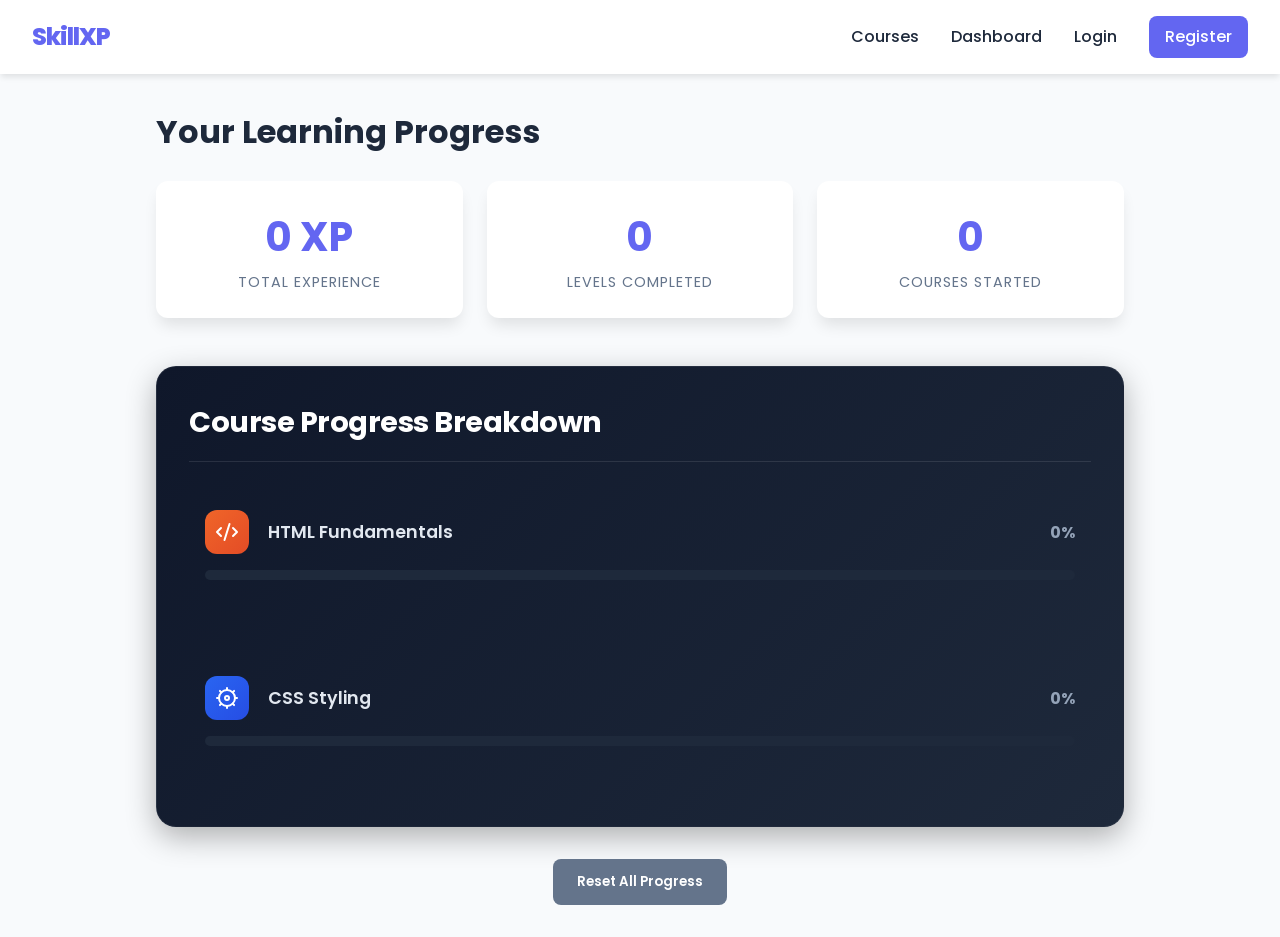
<file: dashboard.html>
<!DOCTYPE html>
<html lang="en">

<head>
    <meta charset="UTF-8">
    <meta name="viewport" content="width=device-width, initial-scale=1.0">
    <title>Dashboard | SkillXP</title>
    <link rel="stylesheet" href="style.css">
    <style>
        .stats-grid {
            display: grid;
            grid-template-columns: repeat(auto-fit, minmax(200px, 1fr));
            gap: 1.5rem;
            margin-bottom: 2rem;
        }

        .stat-card {
            background: white;
            padding: 1.5rem;
            border-radius: var(--border-radius);
            box-shadow: var(--shadow);
            text-align: center;
        }

        .stat-value {
            font-size: 2.5rem;
            font-weight: 700;
            color: var(--primary-color);
            display: block;
        }

        .stat-label {
            color: var(--text-muted);
            font-size: 0.9rem;
            text-transform: uppercase;
            letter-spacing: 1px;
        }

        .progress-section {
            margin-top: 3rem;
        }

        .progress-item {
            margin-bottom: 2rem;
        }

        .progress-header {
            display: flex;
            justify-content: space-between;
            margin-bottom: 0.5rem;
        }
    </style>
</head>

<body>
    <nav>
        <a href="index.html" class="logo">SkillXP</a>
        <div class="menu-toggle" onclick="toggleMenu()">
            <span></span>
            <span></span>
            <span></span>
        </div>
        <div class="nav-links">
            <a href="index.html">Courses</a>
            <a href="dashboard.html">Dashboard</a>
            <span class="xp-badge total-xp">0 XP</span>
        </div>
    </nav>

    <div class="container">
        <h1>Your Learning Progress</h1>

        <div class="stats-grid">
            <div class="stat-card">
                <span class="stat-value total-xp">0 XP</span>
                <span class="stat-label">Total Experience</span>
            </div>
            <div class="stat-card">
                <span id="levels-completed" class="stat-value">0</span>
                <span class="stat-label">Levels Completed</span>
            </div>
            <div class="stat-card">
                <span id="courses-started" class="stat-value">0</span>
                <span class="stat-label">Courses Started</span>
            </div>
        </div>

        <div class="progress-section-card">
            <div class="progress-section-header">
                <h2>Course Progress Breakdown</h2>
            </div>

            <div class="progress-list">
                <!-- HTML Progress Item -->
                <div class="progress-item" id="html-progress-item">
                    <div class="progress-info">
                        <div class="course-meta">
                            <div class="course-icon html-icon">
                                <svg xmlns="http://www.w3.org/2000/svg" width="24" height="24" viewBox="0 0 24 24"
                                    fill="none" stroke="currentColor" stroke-width="2" stroke-linecap="round"
                                    stroke-linejoin="round">
                                    <path d="m18 16 4-4-4-4"></path>
                                    <path d="m6 8-4 4 4 4"></path>
                                    <path d="m14.5 4-5 16"></path>
                                </svg>
                            </div>
                            <div>
                                <span class="course-name">HTML Fundamentals</span>
                                <span class="completion-badge">Completed</span>
                            </div>
                        </div>
                        <span id="html-progress-text" class="progress-percentage">0%</span>
                    </div>
                    <div class="progress-track">
                        <div id="html-progress-bar" class="progress-fill html-fill"></div>
                    </div>
                </div>

                <!-- CSS Progress Item -->
                <div class="progress-item" id="css-progress-item">
                    <div class="progress-info">
                        <div class="course-meta">
                            <div class="course-icon css-icon">
                                <svg xmlns="http://www.w3.org/2000/svg" width="24" height="24" viewBox="0 0 24 24"
                                    fill="none" stroke="currentColor" stroke-width="2" stroke-linecap="round"
                                    stroke-linejoin="round">
                                    <path d="M12 20a8 8 0 1 0 0-16 8 8 0 0 0 0 16Z"></path>
                                    <path d="M12 14a2 2 0 1 0 0-4 2 2 0 0 0 0 4Z"></path>
                                    <path d="M12 2v2"></path>
                                    <path d="M12 20v2"></path>
                                    <path d="m4.93 4.93 1.41 1.41"></path>
                                    <path d="m17.66 17.66 1.41 1.41"></path>
                                    <path d="M2 12h2"></path>
                                    <path d="M20 12h2"></path>
                                    <path d="m6.34 17.66-1.41 1.41"></path>
                                    <path d="m19.07 4.93-1.41 1.41"></path>
                                </svg>
                            </div>
                            <div>
                                <span class="course-name">CSS Styling</span>
                                <span class="completion-badge">Completed</span>
                            </div>
                        </div>
                        <span id="css-progress-text" class="progress-percentage">0%</span>
                    </div>
                    <div class="progress-track">
                        <div id="css-progress-bar" class="progress-fill css-fill"></div>
                    </div>
                </div>
            </div>
        </div>

        <div style="margin-top: 2rem; text-align: center;">
            <button class="btn" onclick="resetProgress()" style="background: var(--text-muted);">Reset All
                Progress</button>
        </div>
    </div>

    <script src="script.js"></script>
    <script>
        function updateDashboard() {
            const data = getUserData();

            // Total levels completed
            const totalLevels = data.courses.html.completedLevels.length + data.courses.css.completedLevels.length;
            document.getElementById('levels-completed').textContent = totalLevels;

            // Courses started (progress > 0)
            let started = 0;
            if (data.courses.html.progress > 0) started++;
            if (data.courses.css.progress > 0) started++;
            document.getElementById('courses-started').textContent = started;
        }

        function resetProgress() {
            if (confirm("Are you sure you want to reset all your progress? This cannot be undone!")) {
                localStorage.removeItem('skillxp_user_data');
                location.reload();
            }
        }

        document.addEventListener('DOMContentLoaded', updateDashboard);
    </script>
</body>

</html>
</file>
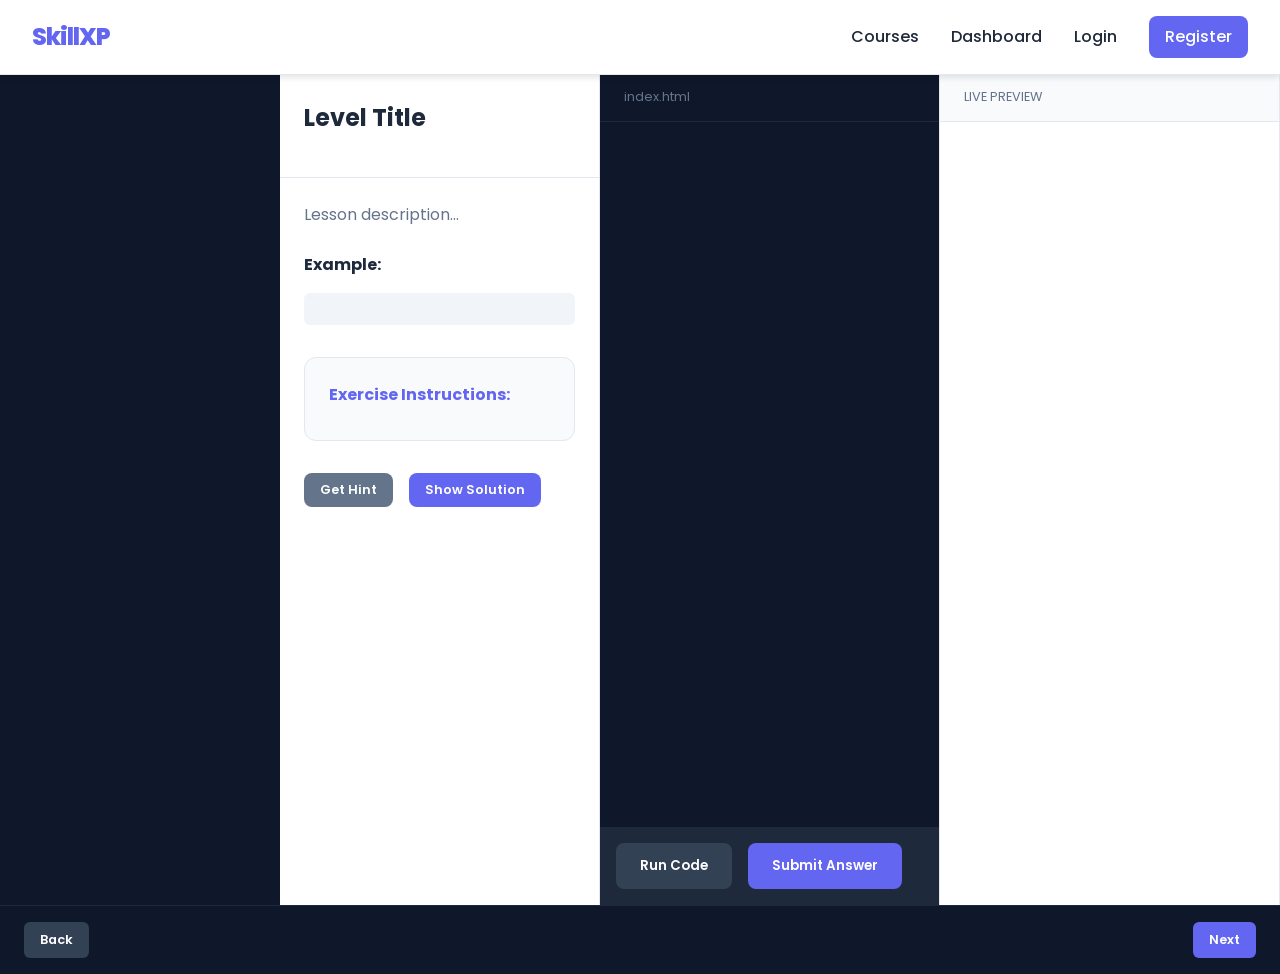
<file: exercise.html>
<!DOCTYPE html>
<html lang="en">

<head>
    <meta charset="UTF-8">
    <meta name="viewport" content="width=device-width, initial-scale=1.0">
    <title>Exercise | SkillXP</title>
    <link rel="stylesheet" href="style.css">
</head>

<body style="height: 100vh; overflow: hidden;">
    <nav style="border-bottom: 1px solid #e2e8f0;">
        <a href="index.html" class="logo">SkillXP</a>

        <!-- Mobile Tab Switcher -->
        <div class="mobile-tabs">
            <button class="tab-btn active" onclick="switchTab('learn')">Learn</button>
            <button class="tab-btn" onclick="switchTab('code')">Code</button>
            <button class="tab-btn" onclick="switchTab('output')">Output</button>
        </div>

        <div class="menu-toggle" onclick="toggleMenu()">
            <span></span>
            <span></span>
            <span></span>
        </div>
        <div class="nav-links">
            <span id="nav-course-name"
                style="margin-right: 1.5rem; color: var(--text-muted); font-size: 0.9rem;"></span>
            <a href="index.html">Courses</a>
            <a href="dashboard.html">Dashboard</a>
            <span class="xp-badge total-xp">0 XP</span>
        </div>
    </nav>

    <div class="exercise-wrapper">
        <!-- Sidebar: Level Selection -->
        <div class="exercise-sidebar" id="sidebar-levels">
            <!-- Items injected by JS -->
        </div>

        <!-- Left Panel: Lesson Info -->
        <div class="panel left-panel" id="learn-panel">
            <div class="panel-header">
                <h2 id="level-title" style="font-size: 1.5rem; font-weight: 700;">Level Title</h2>
            </div>
            <div class="panel-body">
                <div class="lesson-box">
                    <p id="lesson-desc" style="color: var(--text-muted); margin-bottom: 1.5rem;">Lesson description...
                    </p>
                    <h4 style="margin-bottom: 0.5rem;">Example:</h4>
                    <code id="code-example"
                        style="display: block; background: #f1f5f9; padding: 1rem; border-radius: 6px; font-family: monospace; white-space: pre-wrap;"></code>
                </div>
                <div class="lesson-box"
                    style="background: #f8fafc; padding: 1.5rem; border-radius: 12px; border: 1px solid #e2e8f0;">
                    <h4 style="margin-bottom: 0.5rem; color: var(--primary-color);">Exercise Instructions:</h4>
                    <p id="exercise-instr" style="font-size: 1rem;"></p>
                </div>
                <div style="display: flex; gap: 1rem; align-items: center; margin-top: 1.5rem;">
                    <button class="btn" style="background: var(--text-muted); padding: 0.5rem 1rem; font-size: 0.8rem;"
                        onclick="toggleHint()">Get Hint</button>
                    <button id="solution-btn" class="btn"
                        style="background: var(--primary-color); padding: 0.5rem 1rem; font-size: 0.8rem; color: white;"
                        onclick="toggleSolution()">Show Solution</button>
                    <!-- Start Coding button for mobile -->
                    <button class="btn primary start-coding-btn"
                        style="display: none; padding: 0.5rem 1.5rem; font-size: 0.8rem;"
                        onclick="switchTab('code')">Start coding</button>
                </div>
                <div id="hint-text"
                    style="display: none; margin-top: 1rem; padding: 1rem; background: #fef9c3; border-left: 4px solid var(--warning); border-radius: 4px; font-size: 0.9rem;">
                </div>
                <div id="solution-text"
                    style="display: none; margin-top: 1rem; padding: 1rem; background: #dcfce7; border-left: 4px solid var(--success); border-radius: 4px; font-size: 0.9rem;">
                    <h4 style="margin-bottom: 0.5rem; color: #166534;">Solution:</h4>
                    <code id="solution-code"
                        style="display: block; white-space: pre-wrap; font-family: monospace; color: #166534;"></code>
                </div>
            </div>
        </div>

        <!-- Center Panel: Editor -->
        <div class="panel center-panel" id="editor-panel">
            <div class="editor-header">index.html</div>
            <div class="editor-container" style="position: relative;">
                <textarea id="code-editor" spellcheck="false"></textarea>
                <div class="editor-footer">
                    <button id="run-btn" class="btn" style="background: #334155;">Run Code</button>
                    <button id="submit-btn" class="btn primary">Submit Answer</button>
                    <div id="feedback" style="margin-left: auto;"></div>
                </div>
            </div>
        </div>

        <!-- Right Panel: Preview -->
        <div class="panel right-panel" id="preview-panel">
            <div class="preview-header">LIVE PREVIEW</div>
            <iframe id="preview-frame" style="flex: 1;"></iframe>
        </div>
    </div>

    <!-- Global Navigation Buttons -->
    <div class="navigation-buttons">
        <a href="#" id="back-btn" class="btn-nav">Back</a>
        <a href="#" id="next-btn" class="btn-nav primary">Next</a>
    </div>

    <script src="script.js"></script>
</body>

</html>
</file>
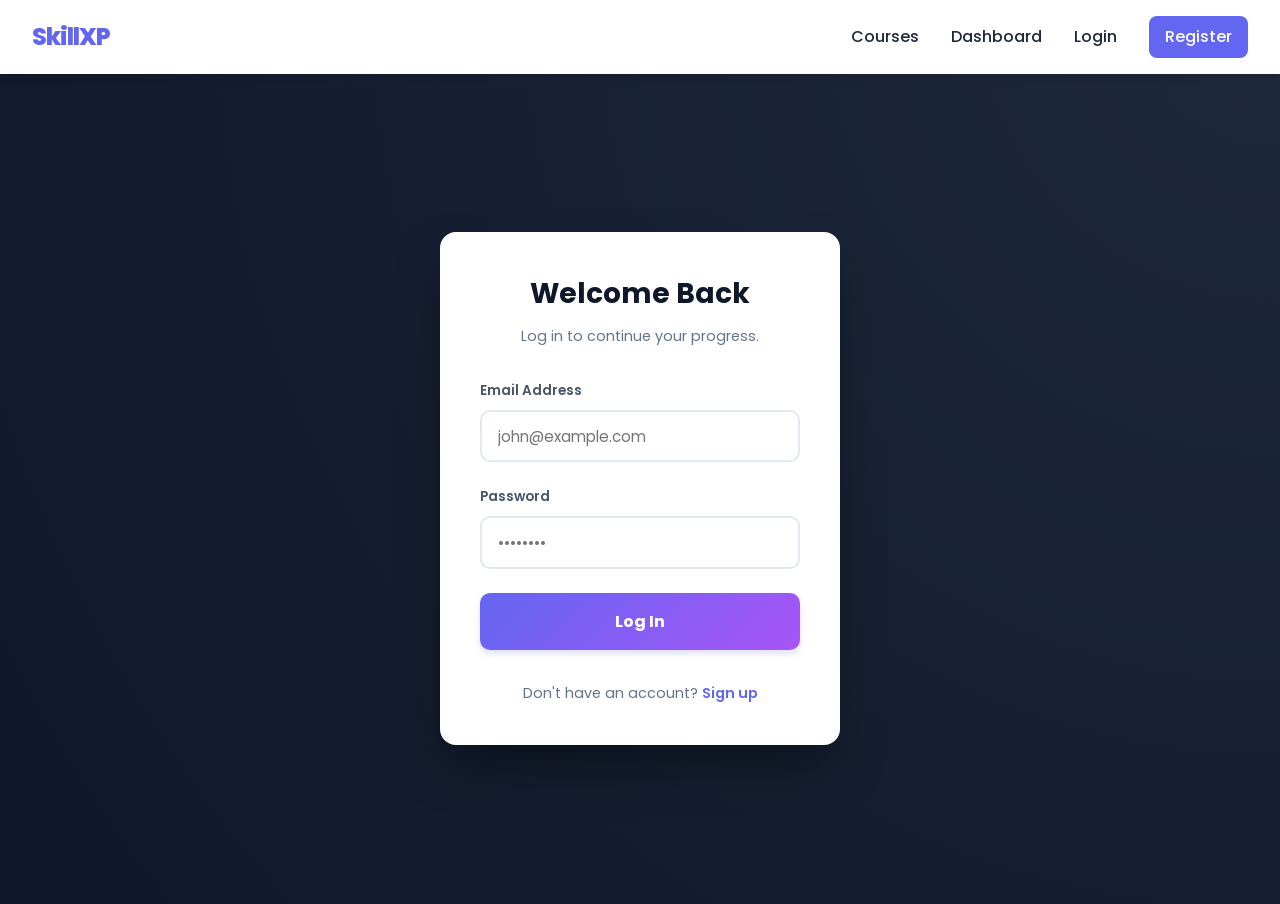
<file: login.html>
<!DOCTYPE html>
<html lang="en">

<head>
    <meta charset="UTF-8">
    <meta name="viewport" content="width=device-width, initial-scale=1.0">
    <title>Login | SkillXP</title>
    <link rel="stylesheet" href="style.css">
</head>

<body class="auth-page">
    <nav>
        <a href="index.html" class="logo">SkillXP</a>
        <div class="menu-toggle" onclick="toggleMenu()">
            <span></span>
            <span></span>
            <span></span>
        </div>
        <div class="nav-links">
            <a href="login.html">Login</a>
            <a href="signup.html" class="btn primary" style="padding: 0.5rem 1rem;">Register</a>
        </div>
    </nav>

    <div class="auth-wrapper">
        <div class="auth-card">
            <div class="auth-header">
                <h1>Welcome Back</h1>
                <p>Log in to continue your progress.</p>
            </div>

            <div id="error-box" class="error-message" style="display: none;"></div>
            <div id="success-box" class="error-message"
                style="display: none; background: #dcfce7; color: #166534; border-color: #166534;">
                Registration successful! Please log in.
            </div>

            <form class="auth-form" id="login-form">
                <div class="form-group">
                    <label for="email">Email Address</label>
                    <input type="email" id="email" placeholder="john@example.com" required>
                </div>
                <div class="form-group">
                    <label for="password">Password</label>
                    <input type="password" id="password" placeholder="••••••••" required>
                </div>
                <button type="submit" class="btn-auth">Log In</button>
            </form>

            <div class="auth-footer">
                Don't have an account? <a href="signup.html">Sign up</a>
            </div>
        </div>
    </div>

    <script src="script.js"></script>
    <script>
        // Check for success message from signup
        const urlParams = new URLSearchParams(window.location.search);
        if (urlParams.get('registered')) {
            document.getElementById('success-box').style.display = 'block';
        }

        document.getElementById('login-form').addEventListener('submit', function (e) {
            e.preventDefault();
            const email = document.getElementById('email').value;
            const password = document.getElementById('password').value;
            const errorBox = document.getElementById('error-box');

            if (loginUser(email, password)) {
                window.location.href = 'index.html';
            } else {
                errorBox.textContent = "Invalid email or password!";
                errorBox.style.display = "block";
                document.getElementById('success-box').style.display = 'none';
            }
        });
    </script>
</body>

</html>
</file>
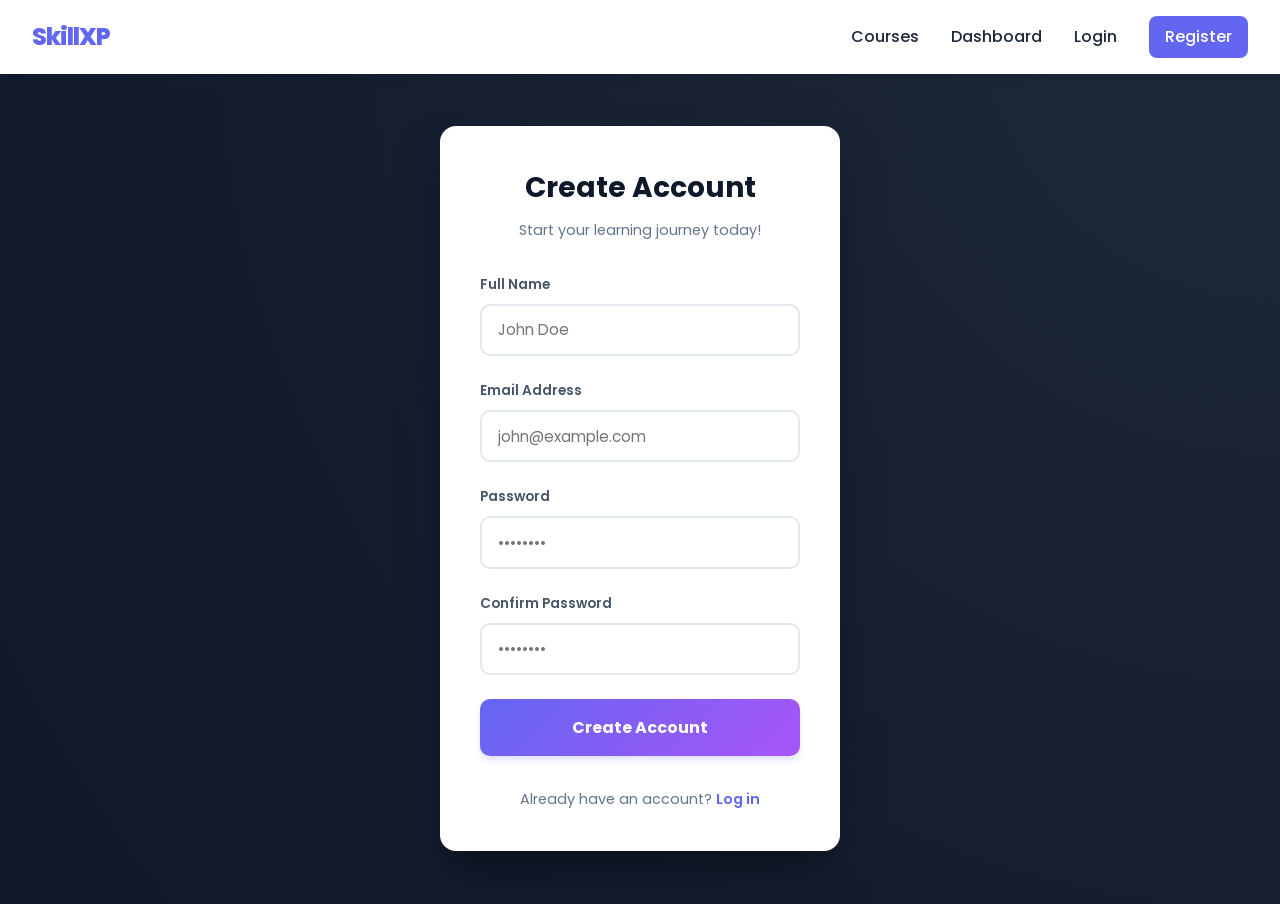
<file: signup.html>
<!DOCTYPE html>
<html lang="en">

<head>
    <meta charset="UTF-8">
    <meta name="viewport" content="width=device-width, initial-scale=1.0">
    <title>Sign Up | SkillXP</title>
    <link rel="stylesheet" href="style.css">
</head>

<body class="auth-page">
    <nav>
        <a href="index.html" class="logo">SkillXP</a>
        <div class="menu-toggle" onclick="toggleMenu()">
            <span></span>
            <span></span>
            <span></span>
        </div>
        <div class="nav-links">
            <a href="login.html">Login</a>
            <a href="signup.html" class="btn primary" style="padding: 0.5rem 1rem;">Register</a>
        </div>
    </nav>

    <div class="auth-wrapper">
        <div class="auth-card">
            <div class="auth-header">
                <h1>Create Account</h1>
                <p>Start your learning journey today!</p>
            </div>

            <div id="error-box" class="error-message" style="display: none;"></div>

            <form class="auth-form" id="signup-form">
                <div class="form-group">
                    <label for="name">Full Name</label>
                    <input type="text" id="name" placeholder="John Doe" required>
                </div>
                <div class="form-group">
                    <label for="email">Email Address</label>
                    <input type="email" id="email" placeholder="john@example.com" required>
                </div>
                <div class="form-group">
                    <label for="password">Password</label>
                    <input type="password" id="password" placeholder="••••••••" required>
                </div>
                <div class="form-group">
                    <label for="confirm-password">Confirm Password</label>
                    <input type="password" id="confirm-password" placeholder="••••••••" required>
                </div>
                <button type="submit" class="btn-auth">Create Account</button>
            </form>

            <div class="auth-footer">
                Already have an account? <a href="login.html">Log in</a>
            </div>
        </div>
    </div>

    <script src="script.js"></script>
    <script>
        // Use the function from script.js when implemented
        document.getElementById('signup-form').addEventListener('submit', function (e) {
            e.preventDefault();
            const name = document.getElementById('name').value;
            const email = document.getElementById('email').value;
            const password = document.getElementById('password').value;
            const confirmPassword = document.getElementById('confirm-password').value;
            const errorBox = document.getElementById('error-box');

            if (password !== confirmPassword) {
                errorBox.textContent = "Passwords do not match!";
                errorBox.style.display = "block";
                return;
            }

            if (registerUser(name, email, password)) {
                window.location.href = 'login.html?registered=true';
            } else {
                errorBox.textContent = "Email already registered!";
                errorBox.style.display = "block";
            }
        });
    </script>
</body>

</html>
</file>
<file: style.css>
/* SkillXP Global Styles */
@import url('https://fonts.googleapis.com/css2?family=Poppins:wght@300;400;600;700&display=swap');

:root {
    --primary-color: #6366f1;
    --primary-hover: #4f46e5;
    --bg-color: #f8fafc;
    --card-bg: #ffffff;
    --text-main: #1e293b;
    --text-muted: #64748b;
    --success: #10b981;
    --warning: #f59e0b;
    --locked: #cbd5e1;
    --danger: #ef4444;
    --border-radius: 12px;
    --shadow: 0 10px 15px -3px rgba(0, 0, 0, 0.1);
    --hero-bg: linear-gradient(rgba(15, 23, 42, 0.3), rgba(15, 23, 42, 0.5));
}

html {
    scroll-behavior: smooth;
}

* {
    margin: 0;
    padding: 0;
    box-sizing: border-box;
    font-family: 'Poppins', sans-serif;
}

body {
    background-color: var(--bg-color);
    color: var(--text-main);
    line-height: 1.6;
}

/* Nav */
nav {
    background: #fff;
    padding: 1rem 2rem;
    display: flex;
    justify-content: space-between;
    align-items: center;
    box-shadow: 0 4px 6px -1px rgba(0, 0, 0, 0.1);
    position: sticky;
    top: 0;
    z-index: 1000;
}

.menu-toggle {
    display: none;
    flex-direction: column;
    gap: 5px;
    cursor: pointer;
    z-index: 1001;
}

.menu-toggle span {
    width: 25px;
    height: 3px;
    background: var(--text-main);
    border-radius: 3px;
    transition: 0.3s;
}

/* Mobile Tabs - Hidden by default, shown on mobile */
.mobile-tabs {
    display: none;
    background: #1e293b;
    padding: 6px;
    border-radius: 12px;
    border: 1px solid #334155;
    gap: 8px;
    box-shadow: 0 4px 6px -1px rgba(0, 0, 0, 0.3);
}

.tab-btn {
    background: none;
    border: none;
    color: #94a3b8;
    padding: 8px 18px;
    font-size: 0.9rem;
    font-weight: 600;
    cursor: pointer;
    border-radius: 8px;
    transition: all 0.3s ease;
}

.tab-btn.active {
    background: #0f172a;
    color: #38bdf8;
    box-shadow: inset 0 0 10px rgba(56, 189, 248, 0.1);
    border: 1px solid rgba(56, 189, 248, 0.3);
}

.logo {
    font-size: 1.5rem;
    font-weight: 800;
    color: var(--primary-color);
    text-decoration: none;
    letter-spacing: -1px;
}

.nav-links {
    display: flex;
    align-items: center;
    gap: 2rem;
}

.nav-links a {
    margin-left: 0;
    /* Adjusted from original to fit new nav-links structure */
    text-decoration: none;
    color: var(--text-main);
    font-weight: 500;
    transition: color 0.3s;
}

.nav-links a:hover {
    color: var(--primary-color);
}

.user-profile {
    display: flex;
    align-items: center;
    gap: 0.8rem;
    padding: 0.5rem 1rem;
    background: #f1f5f9;
    border-radius: 50px;
    font-size: 0.9rem;
    font-weight: 600;
    color: var(--text-main);
}

@media (max-width: 768px) {
    .user-profile {
        flex-direction: column;
        background: transparent;
        padding: 0;
        width: 100%;
        gap: 1rem;
    }

    .user-profile span {
        color: #cbd5e1;
    }
}

.error-message {
    background: #fee2e2;
    color: var(--danger);
    padding: 0.8rem;
    border-radius: 8px;
    margin-bottom: 1.5rem;
    font-size: 0.85rem;
    border-left: 4px solid var(--danger);
}

/* --- Authentication Pages --- */
.auth-page {
    background: radial-gradient(circle at top right, #1e293b, #0f172a);
    min-height: 100vh;
}

.auth-wrapper {
    min-height: calc(100vh - 70px);
    display: flex;
    align-items: center;
    justify-content: center;
    padding: 2rem;
}

.auth-card {
    background: var(--card-bg);
    width: 100%;
    max-width: 400px;
    padding: 2.5rem;
    border-radius: 16px;
    box-shadow: 0 25px 50px -12px rgba(0, 0, 0, 0.5);
    animation: fadeInScale 0.5s ease-out;
}

@keyframes fadeInScale {
    from {
        opacity: 0;
        transform: scale(0.95);
    }

    to {
        opacity: 1;
        transform: scale(1);
    }
}

.auth-header {
    text-align: center;
    margin-bottom: 2rem;
}

.auth-header h1 {
    font-size: 1.75rem;
    font-weight: 700;
    color: #0f172a;
    margin-bottom: 0.5rem;
}

.auth-header p {
    color: var(--text-muted);
    font-size: 0.9rem;
}

.auth-form .form-group {
    margin-bottom: 1.5rem;
}

.auth-form label {
    display: block;
    margin-bottom: 0.5rem;
    font-weight: 600;
    font-size: 0.85rem;
    color: #475569;
}

.auth-form input {
    width: 100%;
    padding: 0.8rem 1rem;
    border: 2px solid #e2e8f0;
    border-radius: 10px;
    font-size: 0.95rem;
    transition: all 0.3s ease;
    outline: none;
}

.auth-form input:focus {
    border-color: var(--primary-color);
    box-shadow: 0 0 0 4px rgba(99, 102, 241, 0.1);
    transform: translateY(-1px);
}

.btn-auth {
    width: 100%;
    padding: 1rem;
    border: none;
    border-radius: 10px;
    background: linear-gradient(135deg, #6366f1, #a855f7);
    color: white;
    font-weight: 700;
    font-size: 1rem;
    cursor: pointer;
    transition: all 0.3s ease;
    box-shadow: 0 4px 6px rgba(99, 102, 241, 0.2);
}

.btn-auth:hover {
    transform: translateY(-2px) scale(1.02);
    box-shadow: 0 10px 15px rgba(99, 102, 241, 0.3);
    filter: brightness(1.1);
}

.auth-footer {
    margin-top: 2rem;
    text-align: center;
    font-size: 0.9rem;
    color: var(--text-muted);
}

.auth-footer a {
    color: var(--primary-color);
    text-decoration: none;
    font-weight: 600;
}

.auth-footer a:hover {
    text-decoration: underline;
}

/* Hero Section */
.hero {
    height: 100vh;
    width: 100%;
    background: var(--hero-bg), url('Gemini_Generated_Image_lxahkilxahkilxah.jpg');
    background-size: cover;
    background-position: center;
    background-attachment: fixed;
    display: flex;
    align-items: center;
    justify-content: center;
    color: white;
    text-align: center;
    padding: 0 2rem;
    position: relative;
    overflow: hidden;
}

.hero-content {
    max-width: 800px;
    opacity: 0;
    transform: translateY(30px);
    animation: fadeInUp 0.8s ease forwards;
}

.hero-tagline {
    font-size: 1.2rem;
    color: var(--primary-color);
    font-weight: 600;
    text-transform: uppercase;
    letter-spacing: 2px;
    margin-bottom: 1rem;
    display: block;
}

.hero h1 {
    font-size: clamp(3rem, 10vw, 5rem);
    font-weight: 900;
    margin-bottom: 1.5rem;
    line-height: 1.1;
    letter-spacing: -2px;
}

.hero p {
    font-size: 1.25rem;
    color: #e2e8f0;
    margin-bottom: 2.5rem;
    line-height: 1.6;
}

.hero-btns {
    display: flex;
    gap: 1.5rem;
    justify-content: center;
}

.hero-btns .btn {
    padding: 1rem 2.5rem;
    font-size: 1.1rem;
}

.hero-btns .btn-secondary {
    background: rgba(255, 255, 255, 0.1);
    color: white;
    backdrop-filter: blur(10px);
    border: 1px solid rgba(255, 255, 255, 0.2);
}

.hero-btns .btn-secondary:hover {
    background: rgba(255, 255, 255, 0.2);
    transform: translateY(-3px);
}

@keyframes fadeInUp {
    to {
        opacity: 1;
        transform: translateY(0);
    }
}

/* --- Responsive Design Queries --- */

/* Tablet & Mobile (max-width: 768px) */
@media (max-width: 768px) {
    body {
        height: auto !important;
        overflow-y: auto !important;
        /* Allow scrolling for stacked panels */
    }

    nav {
        padding: 1rem 1.5rem;
        flex-direction: row;
        /* Keep logo and hamburger on one line */
        justify-content: space-between;
        align-items: center;
        gap: 0;
        position: sticky;
        top: 0;
        z-index: 1000;
    }

    .menu-toggle {
        display: flex;
        position: relative;
        top: 0;
        right: 0;
    }

    .nav-links {
        position: fixed;
        top: 70px;
        /* Below navbar */
        right: -100%;
        width: 100%;
        height: auto;
        max-height: calc(100vh - 70px);
        background: #0f172a;
        flex-direction: column;
        justify-content: flex-start;
        padding: 2rem;
        transition: 0.3s cubic-bezier(0.4, 0, 0.2, 1);
        box-shadow: 0 10px 15px rgba(0, 0, 0, 0.5);
        z-index: 999;
        overflow-y: auto;
    }

    .nav-links.active {
        right: 0;
    }

    .nav-links a {
        width: 100%;
        text-align: center;
        padding: 1rem;
        border-bottom: 1px solid rgba(255, 255, 255, 0.05);
        color: #f8fafc;
    }

    .logo {
        width: auto;
        text-align: left;
        margin-bottom: 0;
    }

    .course-grid {
        grid-template-columns: 1fr;
        gap: 1.5rem;
    }

    /* Exercise Page Mobile Tab System */
    .exercise-wrapper {
        flex-direction: column;
        height: auto;
        overflow: visible;
    }

    .exercise-sidebar {
        display: none !important;
        /* Hide sidebar completely */
    }

    .panel {
        flex: none;
        width: 100% !important;
        height: auto !important;
        min-height: calc(100vh - 160px);
        display: none;
        /* Controlled by switchTab JS */
        border: none;
        padding: 1.5rem;
        background: #0f172a !important;
        /* Premium Dark Theme */
        color: #f8fafc;
    }

    /* Default visible panel */
    #learn-panel {
        display: flex;
    }

    .panel-header,
    .panel-body,
    .editor-footer,
    .preview-header {
        background: transparent !important;
        border-color: #1e293b !important;
        padding-left: 0;
        padding-right: 0;
    }

    .lesson-box {
        background: #1e293b !important;
        border: 1px solid #334155 !important;
        border-radius: 12px;
        color: #e2e8f0;
    }

    .lesson-box code {
        background: #0f172a !important;
        color: #38bdf8 !important;
    }

    .btn,
    .hero-btns .btn {
        width: 100% !important;
        /* Full width buttons */
        margin-bottom: 0.5rem;
    }

    .hero h1 {
        font-size: 2.5rem;
    }

    .hero p {
        font-size: 1rem;
    }

    .hero-btns {
        flex-direction: column;
        width: 100%;
    }

    /* Fixed Height Removal for Mobile Scrolling */
    body {
        height: auto !important;
        overflow: auto !important;
    }

    .exercise-wrapper {
        height: auto !important;
        overflow: visible !important;
        display: flex;
        flex-direction: column;
    }

    .navigation-buttons {
        flex-direction: column;
        padding: 1.5rem;
        width: 100%;
    }

    .navigation-buttons .btn-nav {
        width: 100%;
        text-align: center;
        padding: 0.8rem;
    }
}

/* Small Mobile (max-width: 480px) */
@media (max-width: 480px) {
    .course-grid {
        grid-template-columns: 1fr;
    }

    .container {
        padding: 1rem;
    }

    .auth-card {
        padding: 2rem 1.5rem;
        width: 90%;
        max-width: 100%;
        border-radius: 16px;
        box-shadow: 0 10px 25px rgba(0, 0, 0, 0.2);
    }

    .hero-btns {
        flex-direction: column;
    }

    .hero h1 {
        font-size: 2rem;
    }

    .hero p {
        font-size: 0.95rem;
    }

    .exercise-header {
        flex-direction: column;
        align-items: flex-start;
        gap: 1rem;
    }

    .nav-course-name {
        order: 2;
    }

    .xp-display {
        order: 1;
        width: 100%;
        justify-content: space-between;
    }
}


.btn-logout {
    font-size: 0.8rem;
    color: var(--danger);
    cursor: pointer;
    background: none;
    border: none;
    font-weight: 600;
}

.btn-logout:hover {
    text-decoration: underline;
}

.xp-badge {
    background: var(--primary-color);
    color: white;
    padding: 0.4rem 1rem;
    border-radius: 50px;
    font-weight: 600;
    font-size: 0.9rem;
}

/* Container */
.container {
    max-width: 1000px;
    margin: 2rem auto;
    padding: 0 1rem;
}

/* Typography */
h1 {
    margin-bottom: 1.5rem;
}

h2 {
    margin-bottom: 1rem;
}

/* Grid */
.course-grid {
    display: grid;
    grid-template-columns: repeat(auto-fit, minmax(320px, 1fr));
    gap: 2.5rem;
    margin-top: 2rem;
}

/* Card Modern Redesign */
.card {
    background: #0f172a;
    /* Dark theme card */
    border-radius: 16px;
    overflow: hidden;
    box-shadow: 0 10px 30px rgba(0, 0, 0, 0.3);
    transition: all 0.4s cubic-bezier(0.175, 0.885, 0.32, 1.275);
    display: flex;
    flex-direction: column;
    border: 1px solid rgba(255, 255, 255, 0.05);
}

.card:hover {
    transform: translateY(-10px) scale(1.02);
    box-shadow: 0 20px 40px rgba(0, 0, 0, 0.5);
    border-color: rgba(99, 102, 241, 0.3);
}

.card-banner {
    width: 100%;
    height: 180px;
    overflow: hidden;
    position: relative;
}

.card-banner img {
    width: 100%;
    height: 100%;
    object-fit: cover;
    transition: transform 0.5s ease;
}

.card:hover .card-banner img {
    transform: scale(1.1);
}

.card-banner::after {
    content: '';
    position: absolute;
    bottom: 0;
    left: 0;
    width: 100%;
    height: 50%;
    background: linear-gradient(to top, #0f172a, transparent);
}

.card-content {
    padding: 1.5rem;
    flex-grow: 1;
    display: flex;
    flex-direction: column;
    color: #f8fafc;
}

.card-label {
    font-size: 0.75rem;
    font-weight: 700;
    color: var(--primary-color);
    text-transform: uppercase;
    letter-spacing: 1.5px;
    margin-bottom: 0.5rem;
}

.card h2 {
    font-size: 1.5rem;
    margin-bottom: 0.75rem;
    color: #fff;
}

.card-description {
    font-size: 0.9rem;
    color: #94a3b8;
    margin-bottom: 1.5rem;
    line-height: 1.5;
}

/* Modern Progress Bar */
/* Premium Dashboard Progress Redesign */
.progress-section-card {
    background: #0f172a;
    border-radius: 20px;
    padding: 2rem;
    margin-top: 3rem;
    box-shadow: 0 10px 30px rgba(0, 0, 0, 0.3);
    border: 1px solid rgba(255, 255, 255, 0.05);
    background: linear-gradient(135deg, #0f172a 0%, #1e293b 100%);
}

.progress-section-header {
    border-bottom: 1px solid rgba(255, 255, 255, 0.1);
    padding-bottom: 1rem;
    margin-bottom: 2rem;
}

.progress-section-header h2 {
    font-size: 1.8rem;
    font-weight: 700;
    color: #fff;
    letter-spacing: -0.5px;
    margin-bottom: 0;
}

.progress-list {
    display: flex;
    flex-direction: column;
    gap: 2rem;
}

.progress-item {
    padding: 1rem;
    border-radius: 12px;
    transition: all 0.3s ease;
}

.progress-item:hover {
    background: rgba(255, 255, 255, 0.03);
    transform: translateX(5px);
}

.progress-info {
    display: flex;
    justify-content: space-between;
    align-items: center;
    margin-bottom: 1rem;
}

.course-meta {
    display: flex;
    align-items: center;
    gap: 1.2rem;
}

.course-icon {
    width: 44px;
    height: 44px;
    border-radius: 12px;
    display: flex;
    align-items: center;
    justify-content: center;
    color: white;
}

.html-icon {
    background: linear-gradient(135deg, #f06529, #e34c26);
}

.css-icon {
    background: linear-gradient(135deg, #2965f1, #264de4);
}

.course-name {
    font-size: 1.1rem;
    font-weight: 600;
    color: #e2e8f0;
}

.progress-percentage {
    font-size: 1rem;
    font-weight: 700;
    color: #94a3b8;
}

.completion-badge {
    display: none;
    font-size: 0.7rem;
    font-weight: 700;
    background: rgba(16, 185, 129, 0.1);
    color: #10b981;
    padding: 4px 10px;
    border-radius: 20px;
    text-transform: uppercase;
    margin-left: 0.8rem;
    border: 1px solid rgba(16, 185, 129, 0.2);
}

.progress-item.is-completed .completion-badge {
    display: inline-block;
}

.progress-item.is-completed .progress-percentage {
    color: #10b981;
}

.progress-track {
    background: #1e293b;
    height: 10px;
    border-radius: 10px;
    width: 100%;
    overflow: hidden;
    position: relative;
}

.progress-fill {
    height: 100%;
    width: 0;
    border-radius: 10px;
    transition: width 1.5s cubic-bezier(0.65, 0, 0.35, 1);
    position: relative;
    box-shadow: 0 0 15px rgba(99, 102, 241, 0.3);
}

.html-fill {
    background: linear-gradient(to right, #f06529, #f97316);
}

.css-fill {
    background: linear-gradient(to right, #6366f1, #a855f7);
}

.progress-fill::after {
    content: '';
    position: absolute;
    top: 0;
    left: 0;
    right: 0;
    bottom: 0;
    background: linear-gradient(to bottom, rgba(255, 255, 255, 0.1), transparent);
}

/* Responsive fixes for progress section */
@media (max-width: 600px) {
    .progress-section-card {
        padding: 1.5rem;
    }

    .course-meta {
        gap: 0.8rem;
    }

    .course-icon {
        width: 36px;
        height: 36px;
    }

    .course-name {
        font-size: 0.95rem;
    }
}

.btn-card {
    width: 100%;
    padding: 1rem;
    border: none;
    border-radius: 10px;
    background: linear-gradient(135deg, #fb8500, #f97316);
    color: white;
    font-weight: 700;
    text-align: center;
    text-decoration: none;
    transition: all 0.3s ease;
    box-shadow: 0 4px 15px rgba(251, 133, 0, 0.3);
}

.btn-card:hover {
    background: linear-gradient(135deg, #e67a00, #ef6c00);
    box-shadow: 0 8px 20px rgba(251, 133, 0, 0.4);
    transform: translateY(-2px);
}

.btn-card.btn-css {
    background: linear-gradient(135deg, #219ebc, #023047);
    box-shadow: 0 4px 15px rgba(33, 158, 188, 0.3);
}

.btn-card.btn-css:hover {
    background: linear-gradient(135deg, #1a7fa0, #011f2e);
    box-shadow: 0 8px 20px rgba(33, 158, 188, 0.4);
}

.progress-bar {
    background: var(--success);
    height: 100%;
    width: 0%;
    transition: width 0.5s ease-in-out;
}

/* Level Styles */
.level-list {
    display: flex;
    flex-direction: column;
    gap: 1rem;
}

.level-item {
    padding: 1rem;
    background: var(--card-bg);
    border: 2px solid #e2e8f0;
    border-radius: var(--border-radius);
    display: flex;
    justify-content: space-between;
    align-items: center;
    cursor: pointer;
    transition: all 0.3s;
}

.level-item.unlocked:hover {
    border-color: var(--primary-color);
}

.level-item.completed {
    border-color: var(--success);
    background: #f0fdf4;
}

.level-item.locked {
    opacity: 0.6;
    cursor: not-allowed;
    background: #f1f5f9;
}

.level-status {
    font-weight: 600;
    font-size: 0.8rem;
    text-transform: uppercase;
}

/* Lesson Content */
.lesson-card {
    display: none;
    /* Hidden by default */
    margin-top: 2rem;
}

.lesson-card.active {
    display: block;
    animation: fadeIn 0.5s;
}

@keyframes fadeIn {
    from {
        opacity: 0;
        transform: translateY(10px);
    }

    to {
        opacity: 1;
        transform: translateY(0);
    }
}

.btn {
    padding: 0.8rem 1.5rem;
    border: none;
    border-radius: 8px;
    background: var(--primary-color);
    color: white;
    font-weight: 600;
    cursor: pointer;
    transition: background 0.3s;
}

.btn:hover {
    background: var(--primary-hover);
}

.btn:disabled {
    background: var(--locked);
    cursor: not-allowed;
}

/* Responsive */
/* Responsive Adjustments */
@media (max-width: 600px) {
    .container {
        padding: 1rem;
    }
}

/* Exercise Page Layout (3-Panel) */
.exercise-wrapper {
    display: flex;
    height: calc(100vh - 70px);
    /* Subtract nav height */
    overflow: hidden;
}

.panel {
    height: 100%;
    overflow-y: auto;
    padding: 1.5rem;
    border-right: 1px solid #e2e8f0;
}

/* Panel Specifics */
.left-panel {
    flex: 0 0 320px;
    background: #fff;
    display: flex;
    flex-direction: column;
    padding: 0;
}

.panel-header {
    padding: 1.5rem;
    border-bottom: 1px solid #e2e8f0;
}

.panel-body {
    flex: 1;
    overflow-y: auto;
    padding: 1.5rem;
}

.exercise-sidebar {
    background: #0f172a;
    color: #cbd5e1;
    width: 280px;
    display: flex;
    flex-direction: column;
}

/* Exercise Sidebar Controls */
.sidebar-item {
    padding: 1rem;
    cursor: pointer;
    border-radius: 8px;
    margin-bottom: 0.5rem;
    transition: all 0.2s;
    display: flex;
    align-items: center;
    gap: 1rem;
    border: 1px solid transparent;
    font-size: 0.9rem;
}

.sidebar-item:hover {
    background: #1e293b;
}

.sidebar-item.active {
    background: #1e293b;
    border-left: 4px solid var(--primary-color);
    color: #fff;
}

.sidebar-item.locked {
    opacity: 0.5;
    cursor: not-allowed;
}

.status-icon {
    width: 20px;
    height: 20px;
    border-radius: 50%;
    display: flex;
    align-items: center;
    justify-content: center;
    font-size: 12px;
}

.status-icon.completed {
    background: var(--success);
    color: white;
}

.status-icon.unlocked {
    border: 2px solid #475569;
}

.status-icon.locked {
    border: 2px solid #334155;
    color: #475569;
}

/* Center Panel Adjustments */
.center-panel {
    flex: 1;
    background: #1e293b;
    color: #fff;
    display: flex;
    flex-direction: column;
    padding: 0;
}

.editor-header {
    padding: 0.8rem 1.5rem;
    background: #0f172a;
    border-bottom: 1px solid #1e293b;
    font-size: 0.8rem;
    color: var(--text-muted);
}

/* Navigation Buttons */
.navigation-buttons {
    display: flex;
    justify-content: space-between;
    padding: 1rem 1.5rem;
    background: #0f172a;
    border-top: 1px solid #1e293b;
    gap: 1rem;
}

.btn-nav {
    padding: 0.5rem 1rem;
    background: #334155;
    color: #fff;
    border-radius: 6px;
    text-decoration: none;
    font-size: 0.8rem;
    font-weight: 600;
}

.btn-nav:hover {
    background: #475569;
}

.btn-nav.primary {
    background: var(--primary-color);
}

.btn-nav.primary:hover {
    background: var(--primary-hover);
}

.right-panel {
    flex: 1;
    background: #fff;
    padding: 0;
    display: flex;
    flex-direction: column;
}

.preview-header {
    padding: 0.8rem 1.5rem;
    background: #f8fafc;
    border-bottom: 1px solid #e2e8f0;
    font-size: 0.8rem;
    color: var(--text-muted);
}

/* Code Editor */
.editor-container {
    flex: 1;
    display: flex;
    flex-direction: column;
}

#code-editor {
    flex: 1;
    background: #0f172a;
    color: #38bdf8;
    border: none;
    padding: 1rem;
    font-family: 'Courier New', Courier, monospace;
    font-size: 1rem;
    resize: none;
    outline: none;
}

.editor-footer {
    padding: 1rem;
    display: flex;
    gap: 1rem;
    background: #1e293b;
    align-items: center;
}

/* live preview */
#preview-frame {
    width: 100%;
    height: 100%;
    border: none;
}

/* Lesson Elements */
.lesson-box {
    margin-bottom: 2rem;
}

#hint-text {
    padding: 0.8rem;
    background: #fef9c3;
    border-left: 4px solid var(--warning);
    margin-top: 1rem;
    font-size: 0.9rem;
}

#feedback {
    font-weight: 600;
}

#code-example {
    background: #f1f5f9;
    padding: 0.5rem;
    border-radius: 4px;
    font-family: monospace;
    display: block;
    margin: 1rem 0;
}
</file>
